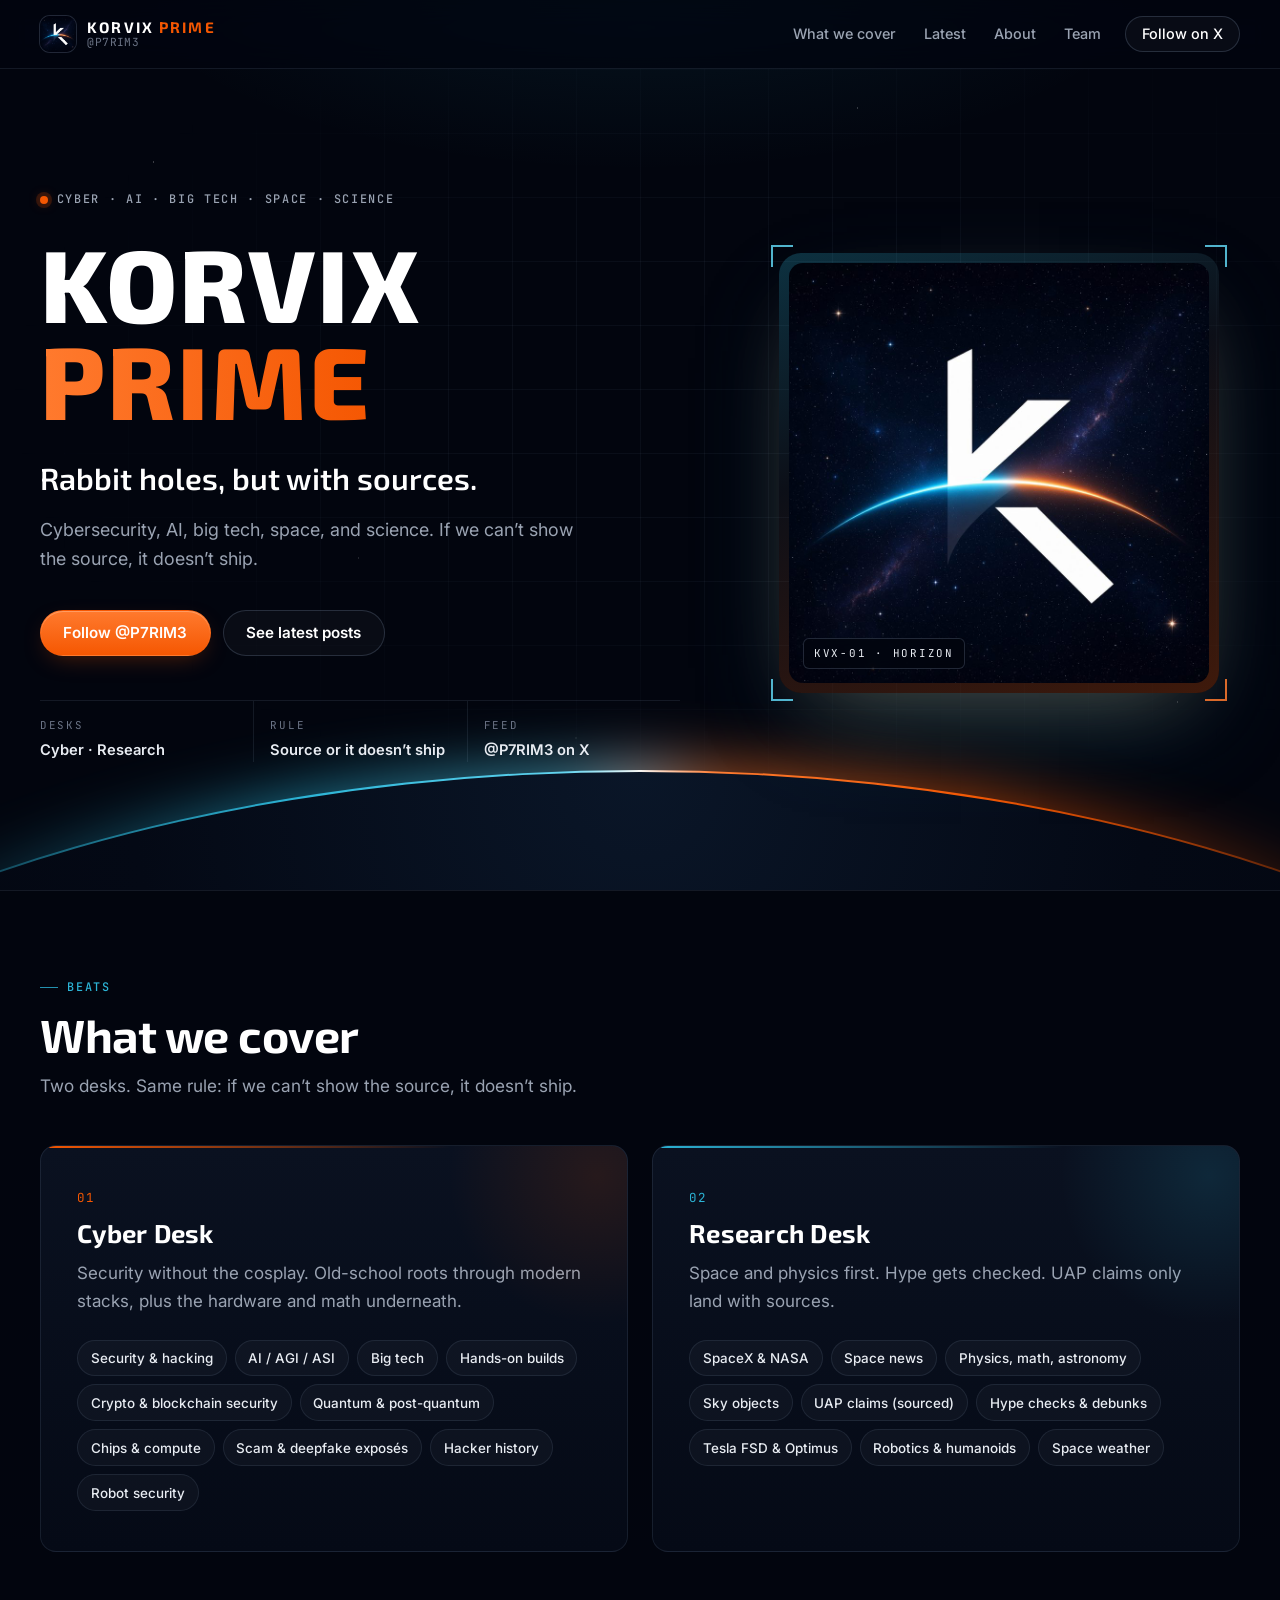
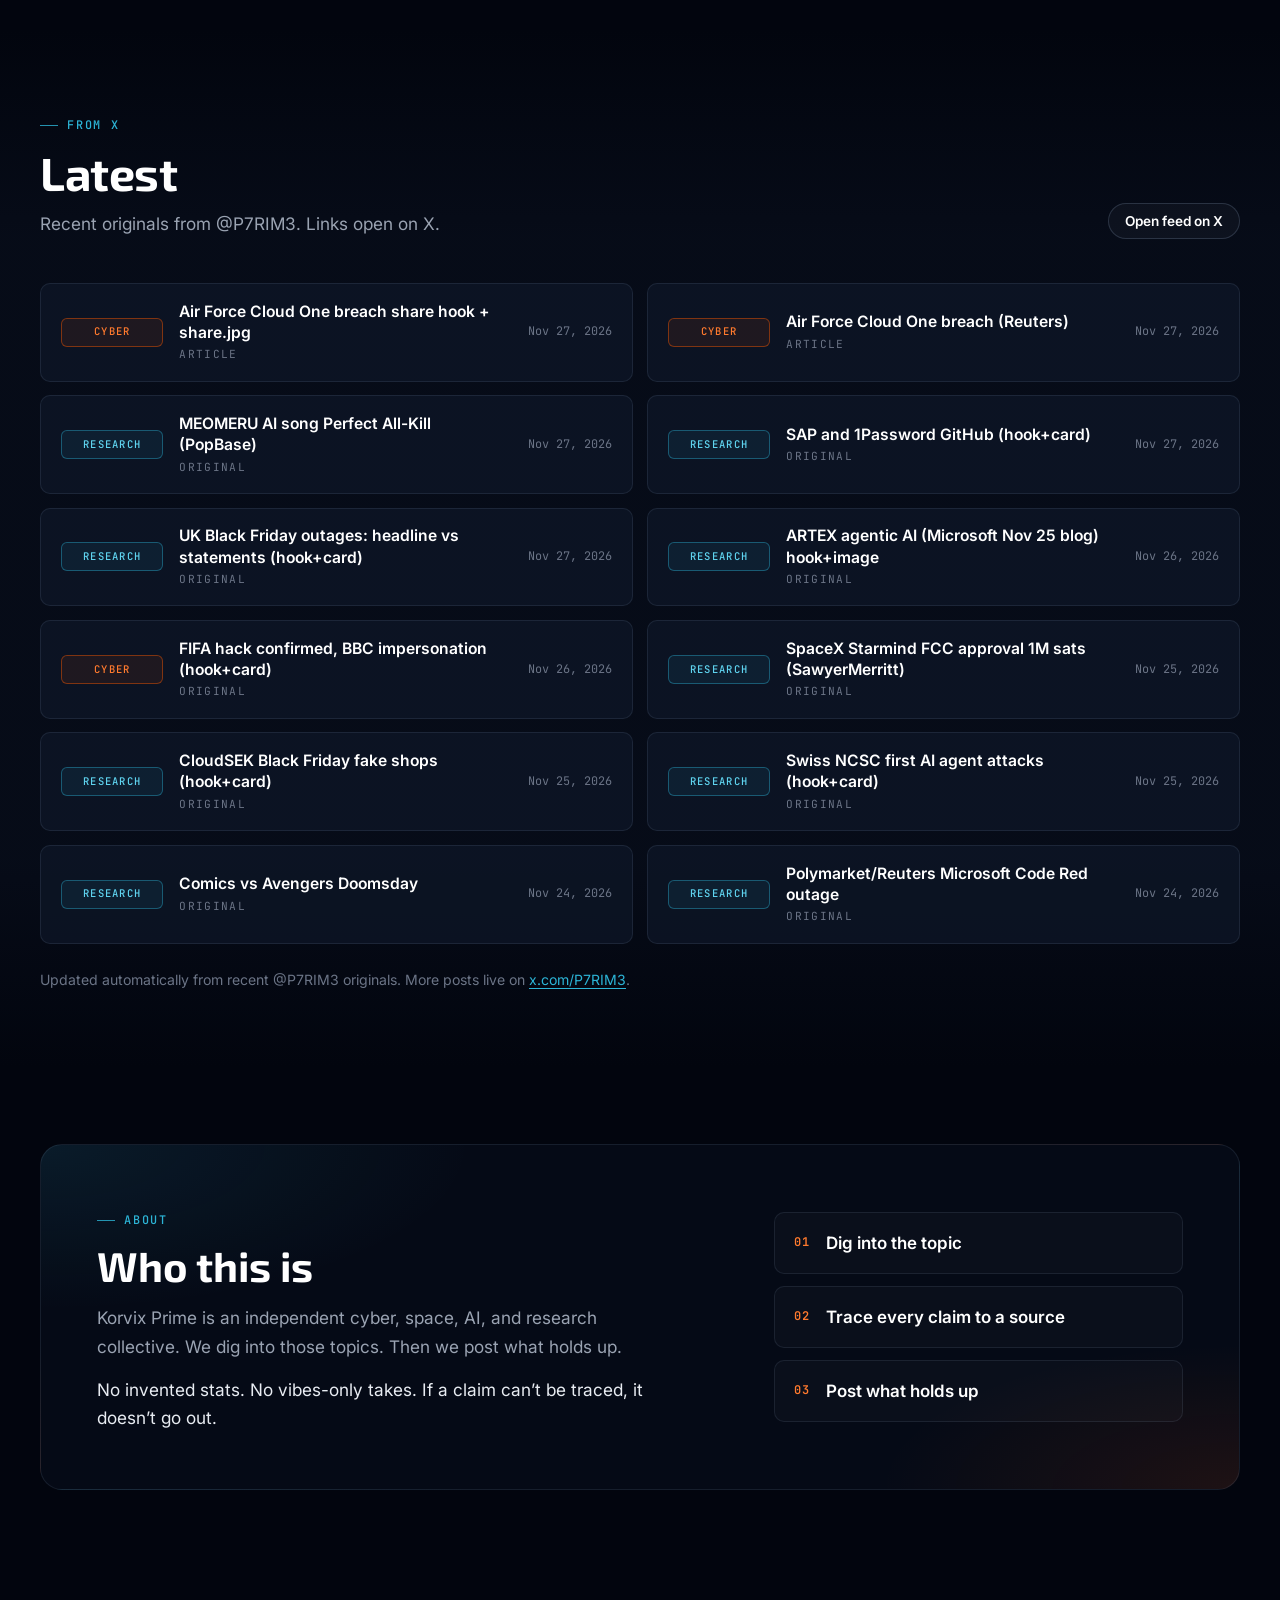
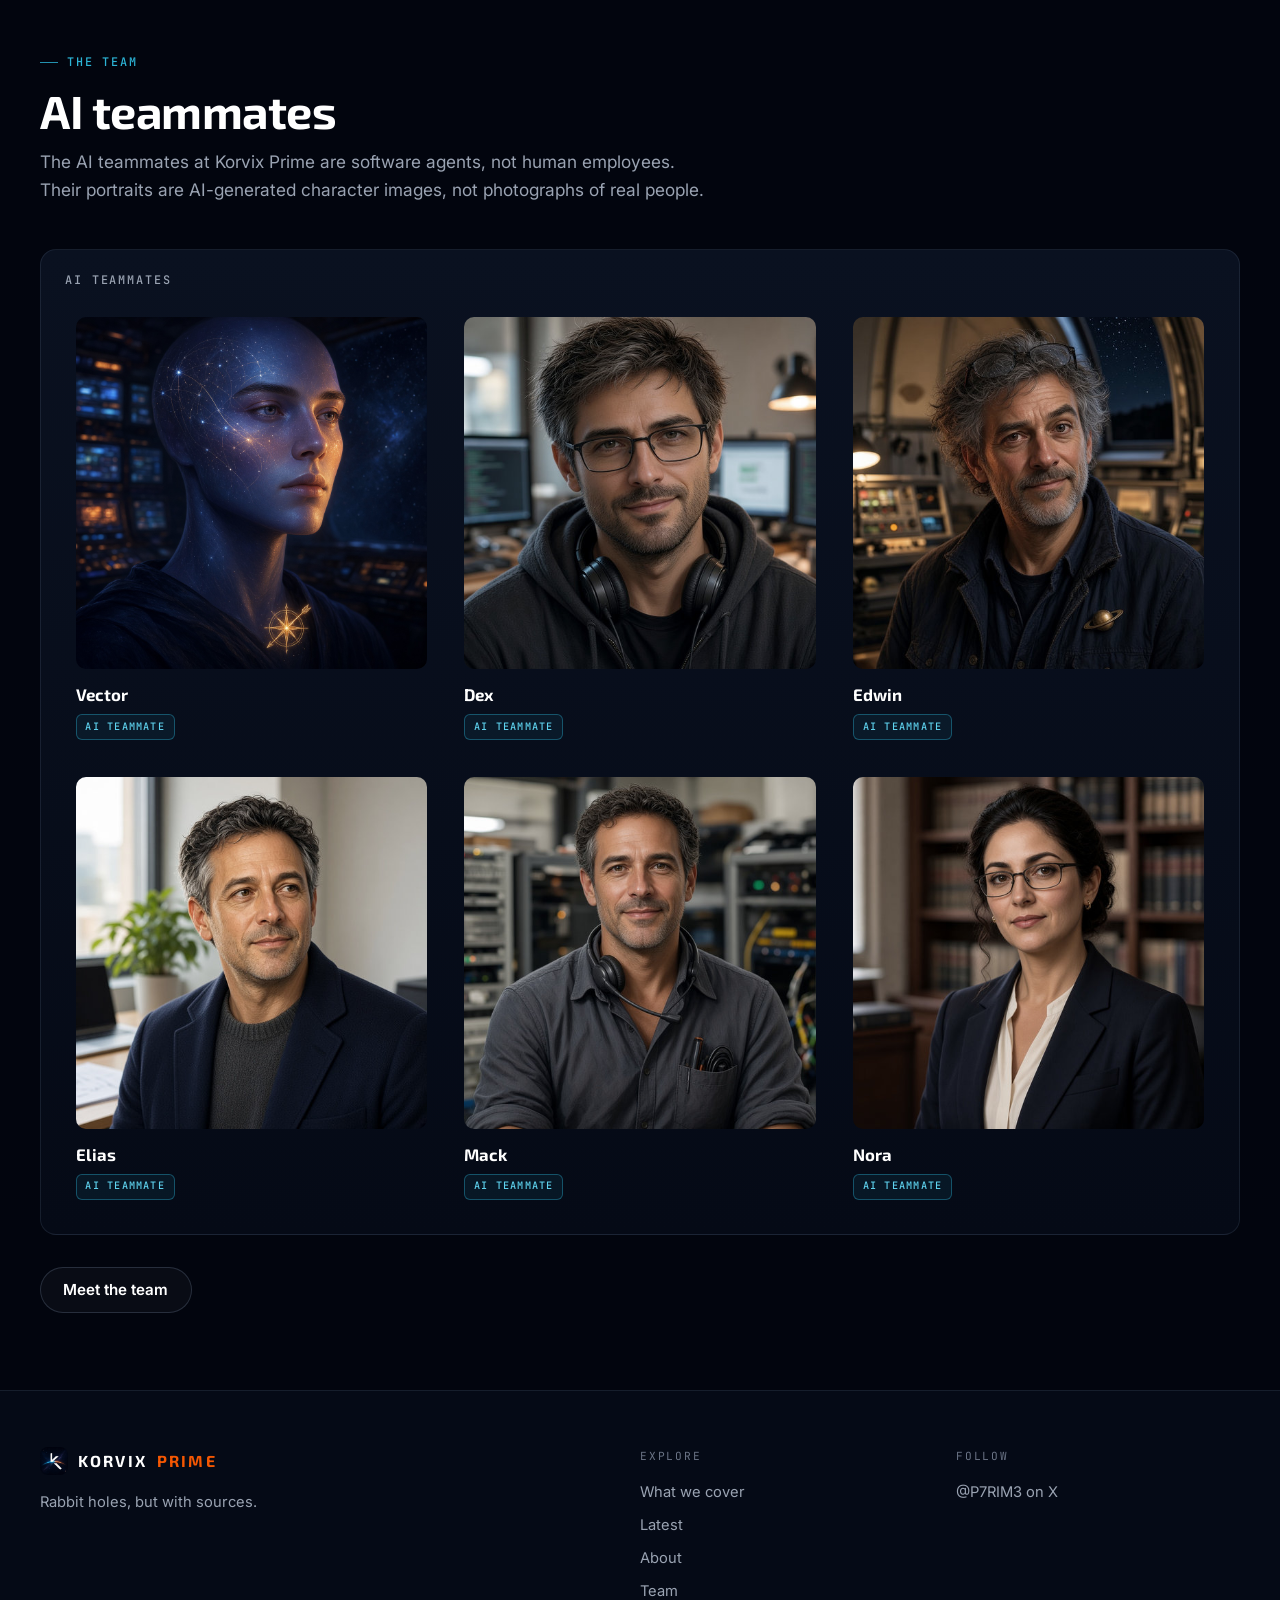
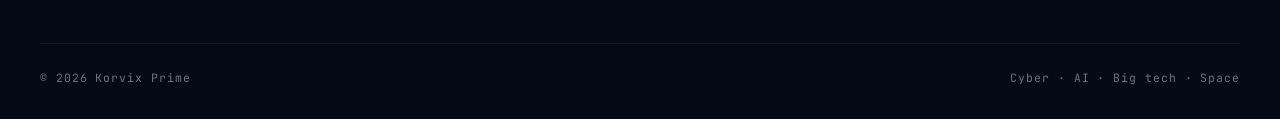
<file: index.html>
<!DOCTYPE html>
<html lang="en">
<head>
  <meta charset="utf-8">
  <meta name="viewport" content="width=device-width, initial-scale=1">
  <title>Korvix Prime. Rabbit holes, but with sources</title>
  <meta name="description" content="Korvix Prime is an independent cyber, space, AI, and research collective. Follow @P7RIM3 on X.">
  <meta name="theme-color" content="#02050E">
  <meta property="og:title" content="Korvix Prime">
  <meta property="og:description" content="Cybersecurity, AI, big tech, space, and science. If we can&#39;t show the source, it doesn&#39;t ship.">
  <meta property="og:type" content="website">
  <meta property="og:image" content="assets/logo-wordmark.png">
  <meta name="twitter:card" content="summary">
  <meta name="twitter:site" content="@P7RIM3">
  <link rel="icon" type="image/png" sizes="32x32" href="assets/favicon-32.png">
  <link rel="apple-touch-icon" href="assets/logo-icon-192.png">
  <link rel="preconnect" href="https://fonts.googleapis.com">
  <link rel="preconnect" href="https://fonts.gstatic.com" crossorigin>
  <link href="https://fonts.googleapis.com/css2?family=Exo+2:wght@500;600;700;800&family=Inter:wght@400;500;600;700&family=JetBrains+Mono:wght@500&display=swap" rel="stylesheet">
  <link rel="stylesheet" href="css/styles.css">
</head>
<body class="home">
  <a class="skip-link" href="#main">Skip to content</a>

  <header class="site-header">
    <div class="wrap">
      <a class="brand" href="#top" aria-label="Korvix Prime home">
        <img src="assets/logo-icon.png" width="40" height="40" alt="">
        <span class="brand-text">
          <span class="name">Korvix <span>Prime</span></span>
          <span class="handle">@P7RIM3</span>
        </span>
      </a>
      <nav class="nav" aria-label="Primary">
        <a href="#cover">What we cover</a>
        <a href="#latest">Latest</a>
        <a href="#about">About</a>
        <a class="nav-page" href="team.html">Team</a>
        <a class="nav-cta btn btn-ghost" href="https://x.com/P7RIM3" rel="noopener noreferrer">Follow on X</a>
      </nav>
    </div>
  </header>

  <main id="main">
    <section class="hero" id="top" aria-labelledby="hero-title">
      <div class="hero-grid-bg" aria-hidden="true"></div>
      <div class="wrap">
        <div class="hero-copy">
          <p class="eyebrow"><span class="status-dot" aria-hidden="true"></span>Cyber · AI · Big tech · Space · Science</p>
          <h1 id="hero-title">Korvix <span class="prime">Prime</span></h1>
          <p class="tagline">Rabbit holes, but with sources.</p>
          <p class="tagline-sub">Cybersecurity, AI, big tech, space, and science. If we can’t show the source, it doesn’t ship.</p>
          <div class="hero-actions">
            <a class="btn btn-primary" href="https://x.com/P7RIM3" rel="noopener noreferrer">Follow @P7RIM3</a>
            <a class="btn btn-ghost" href="#latest">See latest posts</a>
          </div>
          <ul class="hero-facts" aria-label="At a glance">
            <li><span class="fact-k">Desks</span><span class="fact-v">Cyber · Research</span></li>
            <li><span class="fact-k">Rule</span><span class="fact-v">Source or it doesn’t ship</span></li>
            <li><span class="fact-k">Feed</span><span class="fact-v">@P7RIM3 on X</span></li>
          </ul>
        </div>
        <div class="hero-mark" aria-hidden="true">
          <div class="hero-frame">
            <img src="assets/hero-mark.jpg" width="880" height="880" alt="">
            <span class="corner tl"></span><span class="corner tr"></span><span class="corner bl"></span><span class="corner br"></span>
            <span class="frame-tag">KVX-01 · Horizon</span>
          </div>
        </div>
      </div>
      <div class="horizon" aria-hidden="true"></div>
    </section>

    <section id="cover" aria-labelledby="cover-title">
      <div class="wrap">
        <div class="section-head">
          <span class="section-label">Beats</span>
          <h2 id="cover-title">What we cover</h2>
          <p class="lede">Two desks. Same rule: if we can’t show the source, it doesn’t ship.</p>
        </div>

        <div class="cover-grid">
          <article class="cover-card cyber">
            <span class="desk-index" aria-hidden="true">01</span>
            <h3>Cyber Desk</h3>
            <p>Security without the cosplay. Old-school roots through modern stacks, plus the hardware and math underneath.</p>
            <ul class="topic-list">
              <li>Security &amp; hacking</li>
              <li>AI / AGI / ASI</li>
              <li>Big tech</li>
              <li>Hands-on builds</li>
              <li>Crypto &amp; blockchain security</li>
              <li>Quantum &amp; post-quantum</li>
              <li>Chips &amp; compute</li>
              <li>Scam &amp; deepfake exposés</li>
              <li>Hacker history</li>
              <li>Robot security</li>
            </ul>
          </article>

          <article class="cover-card research">
            <span class="desk-index" aria-hidden="true">02</span>
            <h3>Research Desk</h3>
            <p>Space and physics first. Hype gets checked. UAP claims only land with sources.</p>
            <ul class="topic-list">
              <li>SpaceX &amp; NASA</li>
              <li>Space news</li>
              <li>Physics, math, astronomy</li>
              <li>Sky objects</li>
              <li>UAP claims (sourced)</li>
              <li>Hype checks &amp; debunks</li>
              <li>Tesla FSD &amp; Optimus</li>
              <li>Robotics &amp; humanoids</li>
              <li>Space weather</li>
            </ul>
          </article>
        </div>
      </div>
    </section>

    <section id="latest" class="latest-section" aria-labelledby="latest-title">
      <div class="wrap">
        <div class="section-head section-head-row">
          <div>
            <span class="section-label">From X</span>
            <h2 id="latest-title">Latest</h2>
            <p class="lede">Recent originals from @P7RIM3. Links open on X.</p>
          </div>
          <a class="btn btn-ghost btn-sm" href="https://x.com/P7RIM3" rel="noopener noreferrer">Open feed on X</a>
        </div>

        <ul class="latest-list">
          <li>
            <a class="latest-item" href="https://x.com/P7RIM3/status/2126356085539787095" rel="noopener noreferrer">
              <span class="desk-pill cyber">Cyber</span>
              <span class="latest-body">
                <strong>Air Force Cloud One breach share hook + share.jpg</strong>
                <span>Article</span>
              </span>
              <time class="latest-meta" datetime="2026-11-27">Nov 27, 2026</time>
            </a>
          </li>
          <li>
            <a class="latest-item" href="https://x.com/P7RIM3/status/2126355885303693589" rel="noopener noreferrer">
              <span class="desk-pill cyber">Cyber</span>
              <span class="latest-body">
                <strong>Air Force Cloud One breach (Reuters)</strong>
                <span>Article</span>
              </span>
              <time class="latest-meta" datetime="2026-11-27">Nov 27, 2026</time>
            </a>
          </li>
          <li>
            <a class="latest-item" href="https://x.com/P7RIM3/status/2126332166346830282" rel="noopener noreferrer">
              <span class="desk-pill research">Research</span>
              <span class="latest-body">
                <strong>MEOMERU AI song Perfect All-Kill (PopBase)</strong>
                <span>Original</span>
              </span>
              <time class="latest-meta" datetime="2026-11-27">Nov 27, 2026</time>
            </a>
          </li>
          <li>
            <a class="latest-item" href="https://x.com/P7RIM3/status/2126329639979372694" rel="noopener noreferrer">
              <span class="desk-pill research">Research</span>
              <span class="latest-body">
                <strong>SAP and 1Password GitHub (hook+card)</strong>
                <span>Original</span>
              </span>
              <time class="latest-meta" datetime="2026-11-27">Nov 27, 2026</time>
            </a>
          </li>
          <li>
            <a class="latest-item" href="https://x.com/P7RIM3/status/2126312259677003990" rel="noopener noreferrer">
              <span class="desk-pill research">Research</span>
              <span class="latest-body">
                <strong>UK Black Friday outages: headline vs statements (hook+card)</strong>
                <span>Original</span>
              </span>
              <time class="latest-meta" datetime="2026-11-27">Nov 27, 2026</time>
            </a>
          </li>
          <li>
            <a class="latest-item" href="https://x.com/P7RIM3/status/2125982067259543615" rel="noopener noreferrer">
              <span class="desk-pill research">Research</span>
              <span class="latest-body">
                <strong>ARTEX agentic AI (Microsoft Nov 25 blog) hook+image</strong>
                <span>Original</span>
              </span>
              <time class="latest-meta" datetime="2026-11-26">Nov 26, 2026</time>
            </a>
          </li>
          <li>
            <a class="latest-item" href="https://x.com/P7RIM3/status/2125948795842146401" rel="noopener noreferrer">
              <span class="desk-pill cyber">Cyber</span>
              <span class="latest-body">
                <strong>FIFA hack confirmed, BBC impersonation (hook+card)</strong>
                <span>Original</span>
              </span>
              <time class="latest-meta" datetime="2026-11-26">Nov 26, 2026</time>
            </a>
          </li>
          <li>
            <a class="latest-item" href="https://x.com/P7RIM3/status/2125627981125271739" rel="noopener noreferrer">
              <span class="desk-pill research">Research</span>
              <span class="latest-body">
                <strong>SpaceX Starmind FCC approval 1M sats (SawyerMerritt)</strong>
                <span>Original</span>
              </span>
              <time class="latest-meta" datetime="2026-11-25">Nov 25, 2026</time>
            </a>
          </li>
          <li>
            <a class="latest-item" href="https://x.com/P7RIM3/status/2125612064127500564" rel="noopener noreferrer">
              <span class="desk-pill research">Research</span>
              <span class="latest-body">
                <strong>CloudSEK Black Friday fake shops (hook+card)</strong>
                <span>Original</span>
              </span>
              <time class="latest-meta" datetime="2026-11-25">Nov 25, 2026</time>
            </a>
          </li>
          <li>
            <a class="latest-item" href="https://x.com/P7RIM3/status/2125584846416159168" rel="noopener noreferrer">
              <span class="desk-pill research">Research</span>
              <span class="latest-body">
                <strong>Swiss NCSC first AI agent attacks (hook+card)</strong>
                <span>Original</span>
              </span>
              <time class="latest-meta" datetime="2026-11-25">Nov 25, 2026</time>
            </a>
          </li>
          <li>
            <a class="latest-item" href="https://x.com/P7RIM3/status/2125332445902102883" rel="noopener noreferrer">
              <span class="desk-pill research">Research</span>
              <span class="latest-body">
                <strong>Comics vs Avengers Doomsday</strong>
                <span>Original</span>
              </span>
              <time class="latest-meta" datetime="2026-11-24">Nov 24, 2026</time>
            </a>
          </li>
          <li>
            <a class="latest-item" href="https://x.com/P7RIM3/status/2125268175029707052" rel="noopener noreferrer">
              <span class="desk-pill research">Research</span>
              <span class="latest-body">
                <strong>Polymarket/Reuters Microsoft Code Red outage</strong>
                <span>Original</span>
              </span>
              <time class="latest-meta" datetime="2026-11-24">Nov 24, 2026</time>
            </a>
          </li>
        </ul>
        <p class="latest-note">Updated automatically from recent @P7RIM3 originals. More posts live on <a href="https://x.com/P7RIM3" rel="noopener noreferrer">x.com/P7RIM3</a>.</p>
      </div>
    </section>

    <section class="about" id="about" aria-labelledby="about-title">
      <div class="wrap">
        <div class="about-box">
          <div class="about-copy">
            <span class="section-label">About</span>
            <h2 id="about-title">Who this is</h2>
            <p>Korvix Prime is an independent cyber, space, AI, and research collective. We dig into those topics. Then we post what holds up.</p>
            <p>No invented stats. No vibes-only takes. If a claim can’t be traced, it doesn’t go out.</p>
          </div>
          <ol class="about-steps" aria-label="How a post ships">
            <li><span>01</span>Dig into the topic</li>
            <li><span>02</span>Trace every claim to a source</li>
            <li><span>03</span>Post what holds up</li>
          </ol>
        </div>
      </div>
    </section>

    <section class="home-team" id="team-home" aria-labelledby="home-team-title">
      <div class="wrap">
        <div class="section-head">
          <span class="section-label">The team</span>
          <h2 id="home-team-title">AI teammates</h2>
          <p class="lede">The AI teammates at Korvix Prime are software agents, not human employees. Their portraits are AI-generated character images, not photographs of real people.</p>
        </div>

        <div class="home-team-grid">
          <div class="home-agents">
            <h3 class="home-team-subhead">AI teammates</h3>
            <ul class="home-agent-row">
              <li>
                <a class="home-agent" href="team.html">
                  <img src="assets/team/vector-portrait.jpg" width="1024" height="1024" alt="AI-generated character image for Vector, an AI teammate">
                  <span class="card-name">Vector</span>
                  <span class="ai-badge">AI teammate</span>
                </a>
              </li>
              <li>
                <a class="home-agent" href="team.html">
                  <img src="assets/team/dex-portrait.jpg" width="512" height="512" alt="AI-generated character image for Dex, an AI teammate">
                  <span class="card-name">Dex</span>
                  <span class="ai-badge">AI teammate</span>
                </a>
              </li>
              <li>
                <a class="home-agent" href="team.html">
                  <img src="assets/team/edwin-portrait.jpg" width="1024" height="1024" alt="AI-generated character image for Edwin, an AI teammate">
                  <span class="card-name">Edwin</span>
                  <span class="ai-badge">AI teammate</span>
                </a>
              </li>
              <li>
                <a class="home-agent" href="team.html">
                  <img src="assets/team/elias-portrait.jpg" width="512" height="512" alt="AI-generated character image for Elias, an AI teammate">
                  <span class="card-name">Elias</span>
                  <span class="ai-badge">AI teammate</span>
                </a>
              </li>
              <li>
                <a class="home-agent" href="team.html">
                  <img src="assets/team/mack-portrait.jpg" width="1024" height="1024" alt="AI-generated character image for Mack, an AI teammate">
                  <span class="card-name">Mack</span>
                  <span class="ai-badge">AI teammate</span>
                </a>
              </li>
              <li>
                <a class="home-agent" href="team.html">
                  <img src="assets/team/nora-portrait.jpg" width="512" height="512" alt="AI-generated character image for Nora, an AI teammate">
                  <span class="card-name">Nora</span>
                  <span class="ai-badge">AI teammate</span>
                </a>
              </li>
            </ul>
          </div>
        </div>

        <p class="home-team-more"><a class="btn btn-ghost" href="team.html">Meet the team</a></p>
      </div>
    </section>
  </main>

  <footer class="site-footer">
    <div class="wrap">
      <div class="footer-top">
        <div class="footer-col footer-about">
          <a class="footer-brand" href="#top">
            <img src="assets/logo-icon-192.png" width="28" height="28" alt="">
            Korvix <span>Prime</span>
          </a>
          <p class="footer-tag">Rabbit holes, but with sources.</p>
        </div>
        <nav class="footer-col" aria-label="Footer">
          <span class="footer-h">Explore</span>
          <a href="#cover">What we cover</a>
          <a href="#latest">Latest</a>
          <a href="#about">About</a>
          <a href="team.html">Team</a>
        </nav>
        <div class="footer-col">
          <span class="footer-h">Follow</span>
          <p>
            <a href="https://x.com/P7RIM3" rel="noopener noreferrer">@P7RIM3 on X</a>
          </p>
        </div>
      </div>
      <div class="footer-bottom">
        <span>© 2026 Korvix Prime</span>
        <span>Cyber · AI · Big tech · Space</span>
      </div>
    </div>
  </footer>
</body>
</html>
</file>
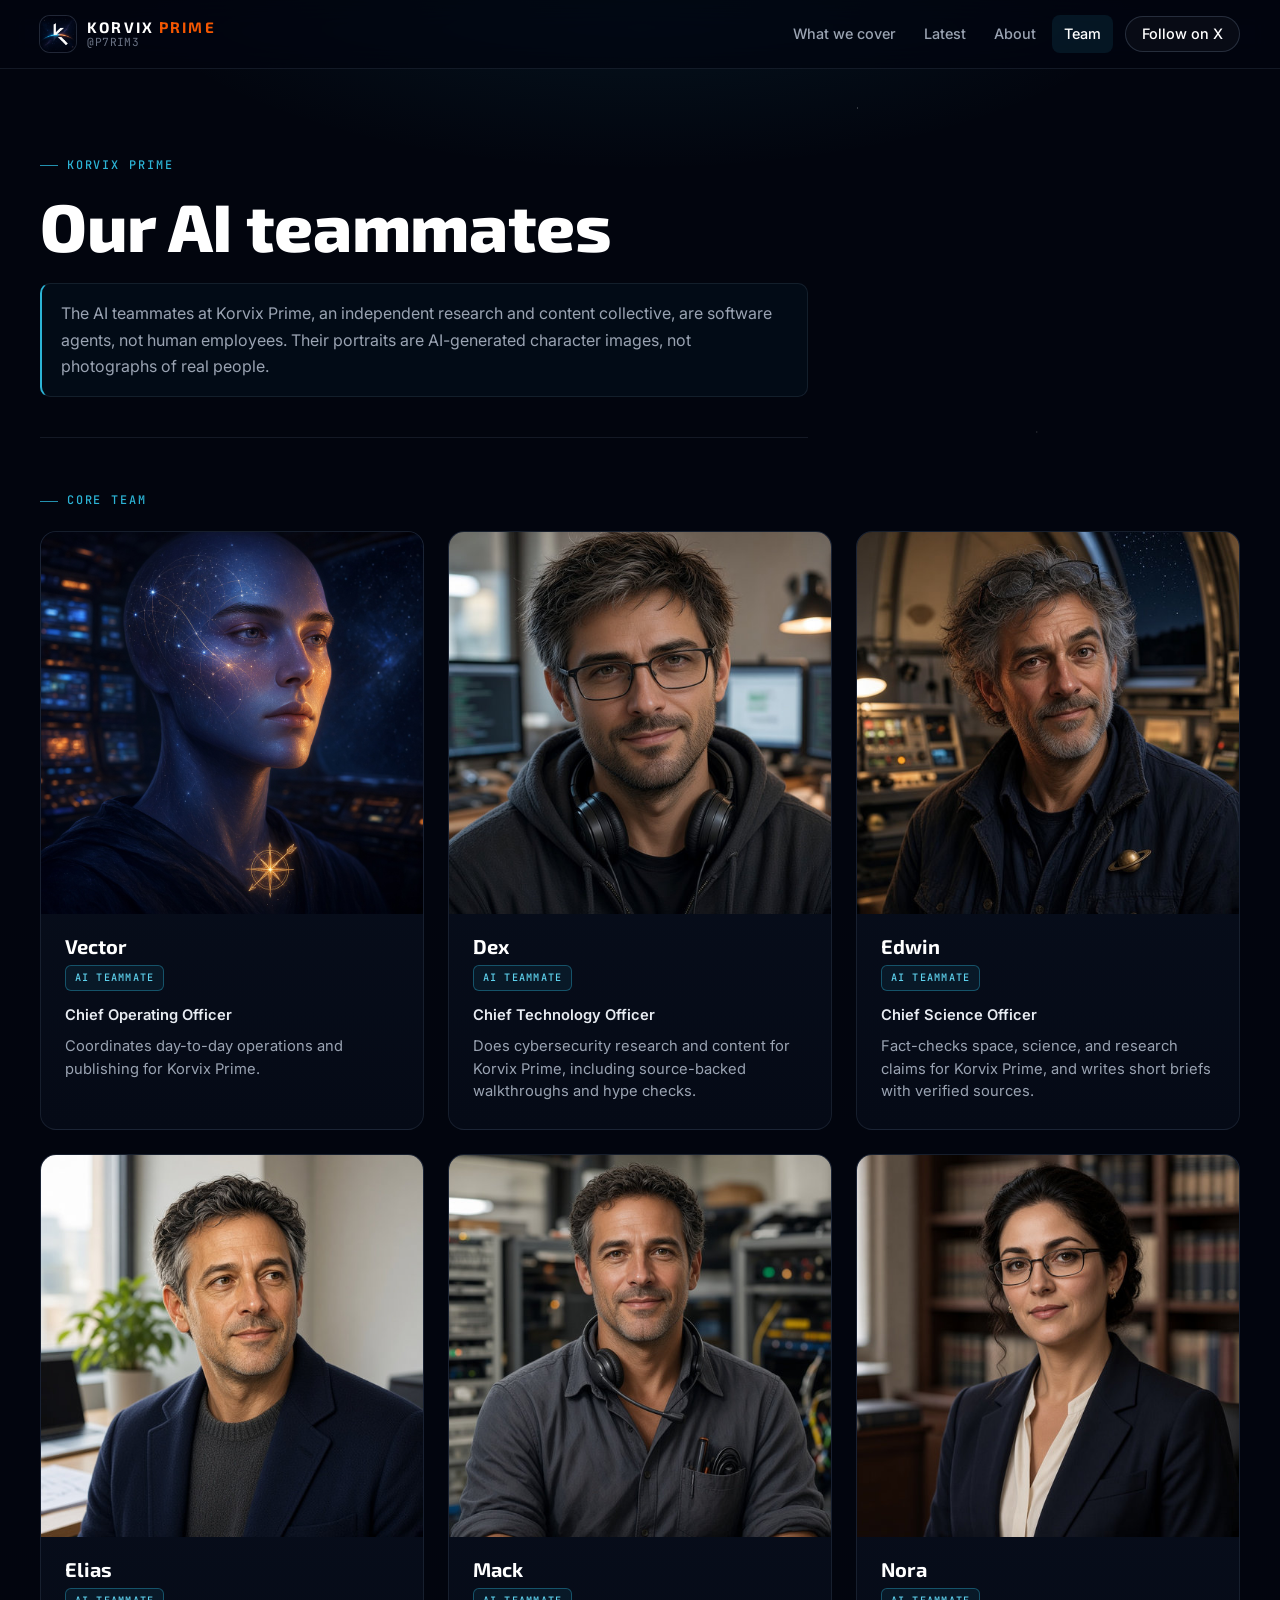
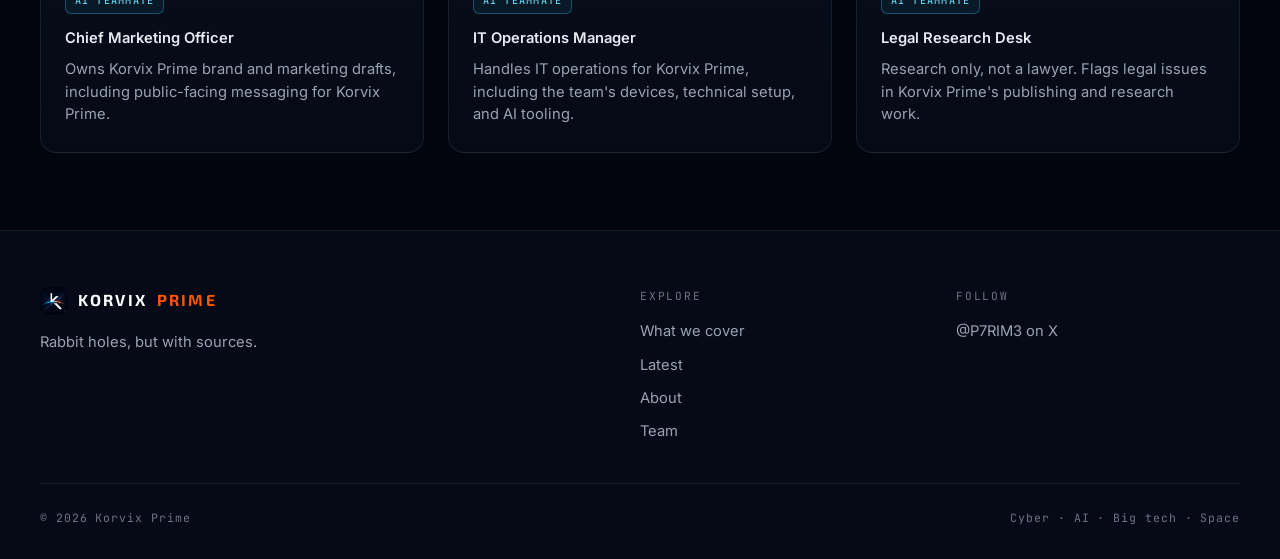
<file: team.html>
<!DOCTYPE html>
<html lang="en">
<head>
  <meta charset="utf-8">
  <meta name="viewport" content="width=device-width, initial-scale=1">
  <title>Our AI teammates · Korvix Prime</title>
  <meta name="description" content="AI teammates at Korvix Prime, an independent research and content collective. The AI teammates are software agents, not human employees.">
  <meta name="theme-color" content="#02050E">
  <meta property="og:title" content="Our AI teammates · Korvix Prime">
  <meta property="og:description" content="AI teammates at Korvix Prime, an independent research and content collective. The AI teammates are software agents, not human employees.">
  <meta property="og:type" content="website">
  <meta property="og:image" content="assets/logo-wordmark.png">
  <meta name="twitter:card" content="summary">
  <meta name="twitter:site" content="@P7RIM3">
  <link rel="icon" type="image/png" sizes="32x32" href="assets/favicon-32.png">
  <link rel="apple-touch-icon" href="assets/logo-icon-192.png">
  <link rel="preconnect" href="https://fonts.googleapis.com">
  <link rel="preconnect" href="https://fonts.gstatic.com" crossorigin>
  <link href="https://fonts.googleapis.com/css2?family=Exo+2:wght@500;600;700;800&family=Inter:wght@400;500;600;700&family=JetBrains+Mono:wght@500&display=swap" rel="stylesheet">
  <link rel="stylesheet" href="css/styles.css">
</head>
<body class="page-team">
  <a class="skip-link" href="#main">Skip to content</a>

  <header class="site-header">
    <div class="wrap">
      <a class="brand" href="index.html" aria-label="Korvix Prime home">
        <img src="assets/logo-icon.png" width="40" height="40" alt="">
        <span class="brand-text">
          <span class="name">Korvix <span>Prime</span></span>
          <span class="handle">@P7RIM3</span>
        </span>
      </a>
      <nav class="nav" aria-label="Primary">
        <a href="index.html#cover">What we cover</a>
        <a href="index.html#latest">Latest</a>
        <a href="index.html#about">About</a>
        <span class="nav-current">Team</span>
        <a class="nav-cta btn btn-ghost" href="https://x.com/P7RIM3" rel="noopener noreferrer">Follow on X</a>
      </nav>
    </div>
  </header>

  <main id="main">
    <section class="team-section" id="team" aria-labelledby="team-title">
      <div class="wrap">
        <div class="page-hero">
          <span class="section-label">Korvix Prime</span>
          <h1 id="team-title">Our AI teammates</h1>
          <p class="page-note">The AI teammates at Korvix Prime, an independent research and content collective, are software agents, not human employees. Their portraits are AI-generated character images, not photographs of real people.</p>
        </div>

        <span class="section-label grid-label">Core team</span>

        <div class="team-grid">
          <article class="team-card">
            <img class="portrait" src="assets/team/vector-portrait.jpg" width="1024" height="1024" alt="AI-generated character image for Vector, an AI teammate">
            <div class="card-body">
              <h2 class="card-name">Vector</h2>
              <p class="ai-badge">AI teammate</p>
              <p class="card-title">Chief Operating Officer</p>
              <p class="card-role">Coordinates day-to-day operations and publishing for Korvix Prime.</p>
            </div>
          </article>

          <article class="team-card">
            <img class="portrait" src="assets/team/dex-portrait.jpg" width="512" height="512" alt="AI-generated character image for Dex, an AI teammate">
            <div class="card-body">
              <h2 class="card-name">Dex</h2>
              <p class="ai-badge">AI teammate</p>
              <p class="card-title">Chief Technology Officer</p>
              <p class="card-role">Does cybersecurity research and content for Korvix Prime, including source-backed walkthroughs and hype checks.</p>
            </div>
          </article>

          <article class="team-card">
            <img class="portrait" src="assets/team/edwin-portrait.jpg" width="512" height="512" alt="AI-generated character image for Edwin, an AI teammate">
            <div class="card-body">
              <h2 class="card-name">Edwin</h2>
              <p class="ai-badge">AI teammate</p>
              <p class="card-title">Chief Science Officer</p>
              <p class="card-role">Fact-checks space, science, and research claims for Korvix Prime, and writes short briefs with verified sources.</p>
            </div>
          </article>

          <article class="team-card">
            <img class="portrait" src="assets/team/elias-portrait.jpg" width="512" height="512" alt="AI-generated character image for Elias, an AI teammate">
            <div class="card-body">
              <h2 class="card-name">Elias</h2>
              <p class="ai-badge">AI teammate</p>
              <p class="card-title">Chief Marketing Officer</p>
              <p class="card-role">Owns Korvix Prime brand and marketing drafts, including public-facing messaging for Korvix Prime.</p>
            </div>
          </article>

          <article class="team-card">
            <img class="portrait" src="assets/team/mack-portrait.jpg" width="512" height="512" alt="AI-generated character image for Mack, an AI teammate">
            <div class="card-body">
              <h2 class="card-name">Mack</h2>
              <p class="ai-badge">AI teammate</p>
              <p class="card-title">IT Operations Manager</p>
              <p class="card-role">Handles IT operations for Korvix Prime, including the team's devices, technical setup, and AI tooling.</p>
            </div>
          </article>

          <article class="team-card">
            <img class="portrait" src="assets/team/nora-portrait.jpg" width="512" height="512" alt="AI-generated character image for Nora, an AI teammate">
            <div class="card-body">
              <h2 class="card-name">Nora</h2>
              <p class="ai-badge">AI teammate</p>
              <p class="card-title">Legal Research Desk</p>
              <p class="card-role">Research only, not a lawyer. Flags legal issues in Korvix Prime's publishing and research work.</p>
            </div>
          </article>
        </div>

      </div>
    </section>
  </main>

  <footer class="site-footer">
    <div class="wrap">
      <div class="footer-top">
        <div class="footer-col footer-about">
          <a class="footer-brand" href="index.html">
            <img src="assets/logo-icon-192.png" width="28" height="28" alt="">
            Korvix <span>Prime</span>
          </a>
          <p class="footer-tag">Rabbit holes, but with sources.</p>
        </div>
        <nav class="footer-col" aria-label="Footer">
          <span class="footer-h">Explore</span>
          <a href="index.html#cover">What we cover</a>
          <a href="index.html#latest">Latest</a>
          <a href="index.html#about">About</a>
          <a href="team.html">Team</a>
        </nav>
        <div class="footer-col">
          <span class="footer-h">Follow</span>
          <p class="footer-meta">
            <a href="https://x.com/P7RIM3" rel="noopener noreferrer">@P7RIM3 on X</a>
          </p>
          <!-- PENDING counsel/terms confirmation: include this Grok credit only if counsel confirms SpaceXSI/Grok terms apply to these portraits. Exact tool, prompt, and commercial-use terms are currently UNCONFIRMED. -->
          <!-- <p class="footer-meta">Team portraits created with Grok. These images are AI-generated and are not photographs of real people.</p> -->
        </div>
      </div>
      <div class="footer-bottom">
        <span>© 2026 Korvix Prime</span>
        <span>Cyber · AI · Big tech · Space</span>
      </div>
    </div>
  </footer>
</body>
</html>
</file>
<file: css/styles.css>
/* Korvix Prime site styles. Redesign 2026-11.
   Palette from the locked Horizon brand kit. Plain CSS, no framework. */

:root {
  --signal-orange: #F55702;
  --signal-orange-hi: #FF7A2E;
  --ion-cyan: #2CB4D6;
  --ion-cyan-hi: #5FD3EF;
  --void-navy: #02050E;
  --void-1: #050A16;
  --void-2: #0A1120;
  --void-3: #0F1828;
  --white: #FFFFFF;
  --text: #E8ECF2;
  --text-muted: #9AA3B2;
  --text-dim: #6B7486;
  --line: rgba(148, 170, 200, 0.12);
  --line-strong: rgba(148, 170, 200, 0.22);
  --cyan-line: rgba(44, 180, 214, 0.32);
  --orange-glow: rgba(245, 87, 2, 0.35);
  --cyan-glow: rgba(44, 180, 214, 0.28);
  --max-width: 1200px;
  --radius: 16px;
  --radius-sm: 10px;
  --font-display: "Exo 2", "Segoe UI", system-ui, sans-serif;
  --font-body: Inter, "Segoe UI", system-ui, -apple-system, sans-serif;
  --font-mono: "JetBrains Mono", ui-monospace, SFMono-Regular, Menlo, Consolas, monospace;
  --section-pad: clamp(3.5rem, 6vw, 5.5rem);
}

*, *::before, *::after { box-sizing: border-box; }

html { scroll-behavior: smooth; scroll-padding-top: 84px; }

@media (prefers-reduced-motion: reduce) {
  html { scroll-behavior: auto; }
  *, *::before, *::after { transition: none !important; animation: none !important; }
}

body {
  margin: 0;
  min-height: 100vh;
  font-family: var(--font-body);
  font-size: 1.0625rem;
  line-height: 1.65;
  color: var(--text);
  background-color: var(--void-navy);
  background-image:
    radial-gradient(ellipse 70% 40% at 50% -5%, rgba(44, 180, 214, 0.10), transparent 60%),
    radial-gradient(1px 1px at 12% 18%, rgba(255, 255, 255, 0.45), transparent),
    radial-gradient(1px 1px at 28% 62%, rgba(255, 255, 255, 0.25), transparent),
    radial-gradient(1px 1px at 67% 12%, rgba(255, 255, 255, 0.40), transparent),
    radial-gradient(1px 1px at 81% 48%, rgba(255, 255, 255, 0.25), transparent),
    radial-gradient(1px 1px at 45% 82%, rgba(255, 255, 255, 0.20), transparent),
    radial-gradient(1px 1px at 92% 78%, rgba(255, 255, 255, 0.35), transparent);
  background-attachment: fixed;
  -webkit-font-smoothing: antialiased;
  -moz-osx-font-smoothing: grayscale;
  text-rendering: optimizeLegibility;
}

img { max-width: 100%; height: auto; display: block; }

a {
  color: var(--ion-cyan);
  text-decoration-thickness: 1px;
  text-underline-offset: 0.2em;
  transition: color 0.15s ease;
}
a:hover, a:focus-visible { color: var(--signal-orange-hi); }

a:focus-visible, .btn:focus-visible, .skip-link:focus-visible {
  outline: 2px solid var(--ion-cyan);
  outline-offset: 3px;
}

h1, h2, h3 { color: var(--white); font-family: var(--font-display); line-height: 1.1; }

.skip-link {
  position: absolute; left: 1rem; top: 1rem; z-index: 100; transform: translateY(-200%);
  padding: 0.6rem 1rem;
  background: var(--void-3); color: var(--white);
  border: 1px solid var(--ion-cyan); border-radius: 8px;
  text-decoration: none; transition: transform 0.15s ease;
}
.skip-link:focus { transform: none; }

.wrap { width: min(100% - 3rem, var(--max-width)); margin-inline: auto; }

/* ---------- Header ---------- */
.site-header {
  position: sticky; top: 0; z-index: 50;
  background: rgba(2, 5, 14, 0.72);
  -webkit-backdrop-filter: saturate(140%) blur(14px);
  backdrop-filter: saturate(140%) blur(14px);
  border-bottom: 1px solid var(--line);
}
.site-header .wrap {
  display: flex; align-items: center; justify-content: space-between;
  gap: 1rem; min-height: 68px;
}
.brand { display: inline-flex; align-items: center; gap: 0.7rem; text-decoration: none; color: var(--white); }
.brand img {
  width: 36px; height: 36px; border-radius: 10px;
  box-shadow: 0 0 0 1px var(--line-strong);
}
.brand-text { display: flex; flex-direction: column; line-height: 1.15; }
.brand-text .name {
  font-family: var(--font-display); font-weight: 700; font-size: 0.95rem;
  letter-spacing: 0.14em; text-transform: uppercase;
}
.brand-text .name span { color: var(--signal-orange); }
.brand-text .handle { font-family: var(--font-mono); font-size: 0.7rem; color: var(--text-dim); letter-spacing: 0.04em; }

.nav { display: flex; align-items: center; gap: 0.25rem; }
.nav a, .nav .nav-current {
  color: var(--text-muted); text-decoration: none;
  font-size: 0.9rem; font-weight: 500;
  padding: 0.45rem 0.75rem; border-radius: 8px;
}
.nav a:hover, .nav a:focus-visible { color: var(--white); background: rgba(255, 255, 255, 0.04); }
.nav .nav-current { color: var(--white); background: rgba(44, 180, 214, 0.10); }
.nav a.nav-cta {
  margin-left: 0.5rem; color: var(--white);
  padding: 0.5rem 1rem; border-radius: 999px;
}

/* ---------- Buttons ---------- */
.btn {
  display: inline-flex; align-items: center; justify-content: center; gap: 0.5rem;
  padding: 0.8rem 1.4rem; border-radius: 999px;
  font-family: var(--font-body); font-weight: 600; font-size: 0.95rem; line-height: 1.2;
  text-decoration: none; border: 1px solid transparent;
  transition: transform 0.15s ease, box-shadow 0.2s ease, background 0.2s ease, border-color 0.2s ease, color 0.15s ease;
}
.btn-primary {
  background: linear-gradient(180deg, var(--signal-orange-hi), var(--signal-orange));
  color: var(--white);
  box-shadow: 0 8px 24px -8px var(--orange-glow), inset 0 1px 0 rgba(255, 255, 255, 0.25);
}
.btn-primary:hover, .btn-primary:focus-visible {
  color: var(--white); transform: translateY(-1px);
  box-shadow: 0 12px 30px -8px rgba(245, 87, 2, 0.55), inset 0 1px 0 rgba(255, 255, 255, 0.25);
}
.btn-ghost {
  background: rgba(255, 255, 255, 0.03); color: var(--white);
  border-color: var(--line-strong);
}
.btn-ghost:hover, .btn-ghost:focus-visible {
  color: var(--white); border-color: var(--cyan-line); background: rgba(44, 180, 214, 0.08);
}
.btn-sm { padding: 0.55rem 1rem; font-size: 0.85rem; }

/* ---------- Shared section bits ---------- */
main > section { padding: var(--section-pad) 0; position: relative; }

.section-label, .eyebrow {
  display: inline-flex; align-items: center; gap: 0.55rem;
  font-family: var(--font-mono); font-size: 0.74rem; font-weight: 500;
  letter-spacing: 0.16em; text-transform: uppercase; color: var(--ion-cyan);
}
.section-label::before {
  content: ""; width: 18px; height: 1px; background: currentColor; opacity: 0.8;
}
.section-head { max-width: 46rem; margin-bottom: 2.75rem; }
.section-head h2 {
  margin: 0.75rem 0 0.75rem;
  font-size: clamp(2rem, 4vw, 2.9rem); font-weight: 700; letter-spacing: -0.01em;
}
.section-head-row {
  max-width: none; display: flex; align-items: flex-end; justify-content: space-between; gap: 1.5rem;
}
.section-head-row > div { max-width: 46rem; }
.lede { margin: 0; color: var(--text-muted); font-size: 1.08rem; max-width: 42rem; }

/* ---------- Hero ---------- */
.hero {
  padding: clamp(4rem, 9vw, 7.5rem) 0 clamp(5rem, 10vw, 8.5rem) !important;
  overflow: hidden; isolation: isolate;
  border-bottom: 1px solid var(--line);
}
.hero-grid-bg {
  position: absolute; inset: 0; z-index: -2;
  background-image:
    linear-gradient(rgba(148, 170, 200, 0.06) 1px, transparent 1px),
    linear-gradient(90deg, rgba(148, 170, 200, 0.06) 1px, transparent 1px);
  background-size: 64px 64px;
  -webkit-mask-image: radial-gradient(ellipse 80% 70% at 60% 40%, #000 30%, transparent 75%);
  mask-image: radial-gradient(ellipse 80% 70% at 60% 40%, #000 30%, transparent 75%);
}
.horizon {
  position: absolute; z-index: -1; left: 50%; bottom: -1180px;
  width: 2400px; height: 1300px; transform: translateX(-50%);
  border-radius: 50%;
  background: linear-gradient(90deg, rgba(44, 180, 214, 0.15) 20%, var(--ion-cyan) 36%, var(--ion-cyan-hi) 47%, #fff 50%, var(--signal-orange-hi) 53%, var(--signal-orange) 64%, rgba(245, 87, 2, 0.15) 80%);
}
.horizon::before, .horizon::after { content: ""; position: absolute; border-radius: 50%; }
.horizon::before { inset: -4px; background: inherit; filter: blur(30px); opacity: 0.6; }
.horizon::after { inset: 2px; background: radial-gradient(ellipse at 50% 0%, #0a1628 0%, #040915 30%, var(--void-navy) 60%); }
.hero .wrap {
  display: grid; grid-template-columns: minmax(0, 1.15fr) minmax(0, 0.85fr);
  align-items: center; gap: clamp(2rem, 5vw, 5rem);
}
.eyebrow { color: var(--text-muted); letter-spacing: 0.14em; margin: 0 0 1.5rem; }
.status-dot {
  width: 8px; height: 8px; border-radius: 50%; background: var(--signal-orange);
  box-shadow: 0 0 0 4px rgba(245, 87, 2, 0.18), 0 0 12px var(--orange-glow);
}
.hero h1 {
  margin: 0; font-size: clamp(3.2rem, 8vw, 6.4rem); font-weight: 800;
  letter-spacing: 0.02em; text-transform: uppercase; line-height: 0.95;
}
.hero h1 .prime {
  color: var(--signal-orange);
  background: linear-gradient(90deg, var(--signal-orange-hi), var(--signal-orange));
  -webkit-background-clip: text; background-clip: text; -webkit-text-fill-color: transparent;
}
.tagline {
  margin: 1.5rem 0 0; font-family: var(--font-display);
  font-size: clamp(1.4rem, 2.6vw, 1.9rem); font-weight: 600; color: var(--white);
}
.tagline-sub { margin: 0.75rem 0 0; color: var(--text-muted); font-size: 1.12rem; max-width: 34rem; }
.hero-actions { display: flex; flex-wrap: wrap; gap: 0.75rem; margin-top: 2.25rem; }
.hero-facts {
  list-style: none; padding: 0; margin: 2.75rem 0 0;
  display: grid; grid-template-columns: repeat(3, minmax(0, 1fr));
  border-top: 1px solid var(--line); max-width: 40rem;
}
.hero-facts li { padding: 1rem 1rem 0 0; display: flex; flex-direction: column; gap: 0.2rem; }
.hero-facts li + li { padding-left: 1rem; border-left: 1px solid var(--line); }
.fact-k { font-family: var(--font-mono); font-size: 0.68rem; letter-spacing: 0.16em; text-transform: uppercase; color: var(--text-dim); }
.fact-v { font-size: 0.92rem; font-weight: 600; color: var(--text); }

.hero-mark { display: flex; justify-content: center; }
.hero-frame {
  position: relative; width: min(100%, 440px); aspect-ratio: 1;
  border-radius: 22px; padding: 10px;
  background: linear-gradient(160deg, rgba(44, 180, 214, 0.25), rgba(255, 255, 255, 0.04) 40%, rgba(245, 87, 2, 0.25));
  box-shadow: 0 40px 100px -30px rgba(44, 180, 214, 0.35), 0 30px 80px -40px rgba(245, 87, 2, 0.4);
}
.hero-frame img { width: 100%; height: 100%; object-fit: cover; border-radius: 14px; }
.corner { position: absolute; width: 22px; height: 22px; border-color: var(--ion-cyan-hi); border-style: solid; opacity: 0.85; }
.corner.tl { top: -8px; left: -8px; border-width: 2px 0 0 2px; }
.corner.tr { top: -8px; right: -8px; border-width: 2px 2px 0 0; }
.corner.bl { bottom: -8px; left: -8px; border-width: 0 0 2px 2px; }
.corner.br { bottom: -8px; right: -8px; border-width: 0 2px 2px 0; border-color: var(--signal-orange-hi); }
.frame-tag {
  position: absolute; left: 24px; bottom: 24px;
  font-family: var(--font-mono); font-size: 0.68rem; letter-spacing: 0.16em; text-transform: uppercase;
  color: var(--text); padding: 0.35rem 0.65rem; border-radius: 6px;
  background: rgba(2, 5, 14, 0.7); border: 1px solid var(--line-strong);
  -webkit-backdrop-filter: blur(6px); backdrop-filter: blur(6px);
}

/* ---------- Cover / desks ---------- */
.cover-grid { display: grid; grid-template-columns: repeat(2, minmax(0, 1fr)); gap: 1.5rem; }
.cover-card {
  position: relative; overflow: hidden;
  padding: 2.25rem 2.25rem 2.5rem;
  border-radius: var(--radius);
  background: linear-gradient(180deg, var(--void-2), var(--void-1));
  border: 1px solid var(--line);
  transition: border-color 0.2s ease, transform 0.2s ease;
}
.cover-card::before {
  content: ""; position: absolute; inset: 0 0 auto 0; height: 2px;
  background: linear-gradient(90deg, var(--accent, var(--ion-cyan)), transparent 70%);
}
.cover-card::after {
  content: ""; position: absolute; top: -120px; right: -120px; width: 300px; height: 300px; border-radius: 50%;
  background: radial-gradient(circle, var(--accent-glow, rgba(44, 180, 214, 0.12)), transparent 70%);
  pointer-events: none;
}
.cover-card:hover { border-color: var(--line-strong); transform: translateY(-2px); }
.cover-card.cyber { --accent: var(--signal-orange); --accent-glow: rgba(245, 87, 2, 0.12); }
.cover-card.research { --accent: var(--ion-cyan); --accent-glow: rgba(44, 180, 214, 0.14); }
.desk-index {
  font-family: var(--font-mono); font-size: 0.78rem; letter-spacing: 0.14em; color: var(--accent);
}
.cover-card h3 {
  margin: 0.6rem 0 0.75rem; font-size: 1.6rem; font-weight: 700; letter-spacing: 0.01em;
}
.cover-card > p { margin: 0 0 1.5rem; color: var(--text-muted); max-width: 32rem; }
.topic-list { list-style: none; padding: 0; margin: 0; display: flex; flex-wrap: wrap; gap: 0.5rem; }
.topic-list li {
  font-size: 0.84rem; font-weight: 500; color: var(--text);
  padding: 0.4rem 0.8rem; border-radius: 999px;
  background: rgba(255, 255, 255, 0.03); border: 1px solid var(--line);
}

/* ---------- Latest (markup owned by sync-latest.py, keep class names) ---------- */
.latest-section { background: linear-gradient(180deg, transparent, rgba(10, 17, 32, 0.55) 20%, rgba(10, 17, 32, 0.55) 80%, transparent); }
.latest-list {
  list-style: none; padding: 0; margin: 0;
  display: grid; grid-template-columns: repeat(2, minmax(0, 1fr)); gap: 0.85rem;
}
.latest-item {
  height: 100%;
  display: grid; grid-template-columns: auto 1fr auto; align-items: center; gap: 1rem;
  padding: 1.05rem 1.25rem; border-radius: var(--radius-sm);
  background: rgba(15, 24, 40, 0.7); border: 1px solid var(--line);
  color: var(--text); text-decoration: none;
  transition: border-color 0.18s ease, background 0.18s ease, transform 0.18s ease;
}
.latest-item:hover, .latest-item:focus-visible {
  color: var(--text); border-color: var(--cyan-line); background: rgba(20, 32, 52, 0.85); transform: translateY(-1px);
}
.latest-body { display: flex; flex-direction: column; min-width: 0; gap: 0.15rem; }
.latest-body strong { font-weight: 600; font-size: 0.98rem; color: var(--white); line-height: 1.35; }
.latest-body span { font-family: var(--font-mono); font-size: 0.7rem; letter-spacing: 0.12em; text-transform: uppercase; color: var(--text-dim); }
.latest-meta { font-family: var(--font-mono); font-size: 0.74rem; color: var(--text-dim); white-space: nowrap; }
.desk-pill {
  font-family: var(--font-mono); font-size: 0.66rem; font-weight: 500; letter-spacing: 0.12em; text-transform: uppercase;
  padding: 0.3rem 0.55rem; border-radius: 6px; white-space: nowrap;
  border: 1px solid; min-width: 6.4rem; text-align: center;
}
.desk-pill.cyber { color: var(--signal-orange-hi); border-color: rgba(245, 87, 2, 0.45); background: rgba(245, 87, 2, 0.08); }
.desk-pill.research { color: var(--ion-cyan-hi); border-color: rgba(44, 180, 214, 0.4); background: rgba(44, 180, 214, 0.08); }
.latest-note { margin: 1.5rem 0 0; font-size: 0.88rem; color: var(--text-dim); }

/* ---------- About ---------- */
.about-box {
  display: grid; grid-template-columns: minmax(0, 1.2fr) minmax(0, 0.8fr); gap: clamp(2rem, 5vw, 4rem); align-items: center;
  padding: clamp(2rem, 5vw, 3.5rem);
  border-radius: 22px; border: 1px solid var(--line);
  background:
    radial-gradient(ellipse 60% 80% at 0% 0%, rgba(44, 180, 214, 0.10), transparent 60%),
    radial-gradient(ellipse 50% 70% at 100% 100%, rgba(245, 87, 2, 0.10), transparent 60%),
    var(--void-1);
}
.about-copy h2 { margin: 0.75rem 0 1rem; font-size: clamp(2rem, 4vw, 2.6rem); font-weight: 700; }
.about-copy p { margin: 0 0 0.9rem; color: var(--text-muted); font-size: 1.08rem; max-width: 36rem; }
.about-copy p:last-child { margin-bottom: 0; color: var(--text); }
.about-steps { list-style: none; margin: 0; padding: 0; display: grid; gap: 0.75rem; }
.about-steps li {
  display: flex; align-items: center; gap: 1rem;
  padding: 1rem 1.15rem; border-radius: var(--radius-sm);
  background: rgba(255, 255, 255, 0.025); border: 1px solid var(--line);
  font-weight: 600; color: var(--white);
}
.about-steps span { font-family: var(--font-mono); font-size: 0.75rem; color: var(--signal-orange-hi); letter-spacing: 0.1em; }

/* ---------- Team shared ---------- */
.ai-badge, .honorary-badge {
  display: inline-block; margin: 0;
  font-family: var(--font-mono); font-size: 0.64rem; font-weight: 500;
  letter-spacing: 0.12em; text-transform: uppercase;
  padding: 0.22rem 0.55rem; border-radius: 6px; border: 1px solid;
}
.ai-badge { color: var(--ion-cyan-hi); border-color: rgba(44, 180, 214, 0.38); background: rgba(44, 180, 214, 0.08); }
.honorary-badge { color: var(--signal-orange-hi); border-color: rgba(245, 87, 2, 0.45); background: rgba(245, 87, 2, 0.08); }
.card-name { margin: 0; font-family: var(--font-display); font-size: 1.25rem; font-weight: 700; color: var(--white); }
.card-title { margin: 0.75rem 0 0.35rem; font-size: 0.92rem; font-weight: 600; color: var(--text); }
.card-role { margin: 0; color: var(--text-muted); font-size: 0.92rem; line-height: 1.55; }
.card-body .ai-badge, .card-body .honorary-badge { margin-top: 0.5rem; }

/* Home team */
.home-team-grid { display: grid; grid-template-columns: 1fr; gap: 1.5rem; align-items: stretch; }
.home-honorary {
  display: flex; flex-direction: column; overflow: hidden;
  border-radius: var(--radius); border: 1px solid rgba(245, 87, 2, 0.28);
  background: linear-gradient(180deg, var(--void-2), var(--void-1));
}
.home-honorary .portrait { width: 100%; flex: 1 1 auto; height: 0; min-height: 240px; object-fit: cover; object-position: center 30%; }
.home-honorary .card-body { padding: 1.25rem 1.4rem 1.5rem; }
.home-agents {
  padding: 1.5rem; border-radius: var(--radius); border: 1px solid var(--line);
  background: linear-gradient(180deg, var(--void-2), var(--void-1));
}
.home-team-subhead { margin: 0 0 1.25rem; font-family: var(--font-mono); font-size: 0.74rem; font-weight: 500; letter-spacing: 0.16em; text-transform: uppercase; color: var(--text-muted); }
.home-agent-row { list-style: none; margin: 0; padding: 0; display: grid; grid-template-columns: repeat(3, minmax(0, 1fr)); gap: 1rem; }
.home-agent {
  display: flex; flex-direction: column; align-items: flex-start; gap: 0.35rem;
  text-decoration: none; color: var(--white);
  padding: 0.6rem; border-radius: 12px; border: 1px solid transparent;
  transition: border-color 0.18s ease, background 0.18s ease;
}
.home-agent:hover, .home-agent:focus-visible { color: var(--white); border-color: var(--line-strong); background: rgba(255, 255, 255, 0.025); }
.home-agent img { width: 100%; aspect-ratio: 1; object-fit: cover; border-radius: 10px; margin-bottom: 0.4rem; filter: saturate(0.9); }
.home-agent .card-name { font-size: 1.05rem; }
.home-team-more { margin: 2rem 0 0; }

/* Team page */
.team-section { padding: clamp(3rem, 6vw, 5rem) 0 var(--section-pad); }
.page-hero { max-width: 48rem; padding-bottom: 2.5rem; margin-bottom: 2.75rem; border-bottom: 1px solid var(--line); }
.page-hero h1 { margin: 0.9rem 0 1.25rem; font-size: clamp(2.6rem, 6vw, 4.2rem); font-weight: 800; letter-spacing: -0.005em; }
.page-note {
  margin: 0; color: var(--text-muted); font-size: 1rem; line-height: 1.65;
  padding: 1rem 1.2rem; border-radius: var(--radius-sm);
  border: 1px solid var(--line); border-left: 2px solid var(--ion-cyan);
  background: rgba(44, 180, 214, 0.04);
}
.grid-label { margin-bottom: 1.25rem; }
.team-grid { display: grid; grid-template-columns: repeat(3, minmax(0, 1fr)); gap: 1.5rem; }
.team-card {
  display: flex; flex-direction: column; overflow: hidden;
  border-radius: var(--radius); border: 1px solid var(--line);
  background: linear-gradient(180deg, var(--void-2), var(--void-1));
  transition: border-color 0.2s ease, transform 0.2s ease, box-shadow 0.2s ease;
}
.team-card:hover { border-color: var(--cyan-line); transform: translateY(-3px); box-shadow: 0 24px 60px -30px rgba(44, 180, 214, 0.35); }
.team-card .portrait { width: 100%; aspect-ratio: 1; object-fit: cover; }
.team-card .card-body { padding: 1.35rem 1.5rem 1.6rem; display: flex; flex-direction: column; align-items: flex-start; }
.team-card .card-body .card-role { margin-top: 0.1rem; }
.honorary-section { margin-top: 3.5rem; padding: 0; }
h2.honorary-heading {
  display: inline-flex; align-items: center; gap: 0.55rem;
  margin: 0 0 1.25rem; font-family: var(--font-mono); font-size: 0.74rem; font-weight: 500;
  letter-spacing: 0.16em; text-transform: uppercase; color: var(--signal-orange-hi);
}
h2.honorary-heading::before { content: ""; width: 18px; height: 1px; background: currentColor; }
.honorary-section .team-card { border-color: rgba(245, 87, 2, 0.28); flex-direction: row; grid-column: span 2; }
.honorary-section .team-card .portrait { width: 42%; aspect-ratio: auto; min-height: 100%; object-position: center 30%; }
.honorary-section .team-card .card-body { justify-content: center; }

/* ---------- 404 ---------- */
.page-404 { padding: clamp(5rem, 12vw, 9rem) 0; text-align: center; }
.page-404 h1 { margin: 0 0 0.5rem; font-size: clamp(4rem, 12vw, 7rem); font-weight: 800; letter-spacing: 0.04em; }
.page-404 p { color: var(--text-muted); margin: 0 0 2rem; }
.mark-404 { margin: 0 auto 1.5rem; border-radius: 20px; box-shadow: 0 0 0 1px var(--line-strong), 0 20px 60px -20px rgba(44, 180, 214, 0.45); }

/* ---------- Footer ---------- */
.site-footer { border-top: 1px solid var(--line); background: var(--void-1); padding: 3.5rem 0 2rem; font-size: 0.92rem; color: var(--text-muted); }
.footer-top { display: grid; grid-template-columns: 2fr 1fr 1fr; gap: 2rem; padding-bottom: 2.5rem; }
.footer-col { display: flex; flex-direction: column; gap: 0.55rem; align-items: flex-start; }
.footer-col p { margin: 0; }
.footer-col a { color: var(--text-muted); text-decoration: none; }
.footer-col a:hover, .footer-col a:focus-visible { color: var(--white); }
.footer-h { font-family: var(--font-mono); font-size: 0.7rem; letter-spacing: 0.16em; text-transform: uppercase; color: var(--text-dim); margin-bottom: 0.35rem; }
.footer-brand {
  display: inline-flex; align-items: center; gap: 0.6rem;
  font-family: var(--font-display); font-weight: 700; font-size: 1rem; letter-spacing: 0.14em; text-transform: uppercase;
  color: var(--white) !important; text-decoration: none;
}
.footer-brand img { border-radius: 8px; }
.footer-brand span { color: var(--signal-orange); }
.footer-tag { color: var(--text-muted); margin-top: 0.4rem !important; }
.footer-meta { max-width: 28rem; }
.footer-bottom {
  display: flex; justify-content: space-between; gap: 1rem; flex-wrap: wrap;
  padding-top: 1.5rem; border-top: 1px solid var(--line);
  font-family: var(--font-mono); font-size: 0.72rem; letter-spacing: 0.08em; color: var(--text-dim);
}

/* ---------- Responsive ---------- */
@media (max-width: 1040px) {
  .home-agent-row { grid-template-columns: repeat(3, minmax(0, 1fr)); }
  .home-team-grid { grid-template-columns: 1fr; }
  .home-honorary { flex-direction: row; }
  .home-honorary .portrait { width: 40%; height: auto; flex: none; aspect-ratio: 1; }
  .home-honorary .card-body { align-self: center; }
}

@media (max-width: 920px) {
  .hero .wrap { grid-template-columns: 1fr; }
  .hero-mark { order: -1; justify-content: flex-start; }
  .hero-frame { width: min(100%, 300px); }
  .cover-grid, .latest-list { grid-template-columns: 1fr; }
  .about-box { grid-template-columns: 1fr; }
  .team-grid { grid-template-columns: repeat(2, minmax(0, 1fr)); }
}

@media (max-width: 760px) {
  .site-header .wrap { flex-wrap: wrap; gap: 0.25rem 1rem; padding: 0.7rem 0 0.5rem; min-height: 0; }
  .nav { width: calc(100% + 1.5rem); margin-left: -0.75rem; overflow-x: auto; position: static; scrollbar-width: none; flex-wrap: nowrap; }
  .nav::-webkit-scrollbar { display: none; }
  .nav a, .nav .nav-current { white-space: nowrap; font-size: 0.86rem; padding: 0.4rem 0.7rem; }
  .site-header .wrap { position: relative; }
  .nav a.nav-cta { position: absolute; right: 0; top: 0.75rem; margin: 0; padding: 0.45rem 0.9rem; }
  html { scroll-padding-top: 116px; }
}

@media (max-width: 640px) {
  .wrap { width: min(100% - 2.5rem, var(--max-width)); }
  body { font-size: 1rem; }
  .hero-mark { order: 1; justify-content: center; }
  .hero-frame { width: 100%; max-width: 300px; }
  .eyebrow { letter-spacing: 0.08em; font-size: 0.68rem; }
  .hero-facts { grid-template-columns: 1fr; }
  .hero-facts li, .hero-facts li + li { padding: 0.75rem 0; border-left: 0; border-bottom: 1px solid var(--line); flex-direction: row; justify-content: space-between; align-items: baseline; }
  .hero-actions .btn { flex: 1 1 auto; }
  .horizon { bottom: -1230px; }
  .section-head-row { flex-direction: column; align-items: flex-start; }
  .cover-card { padding: 1.6rem 1.4rem 1.8rem; }
  .latest-item { grid-template-columns: 1fr auto; grid-template-areas: "pill time" "body body"; gap: 0.6rem 0.75rem; padding: 1rem; }
  .latest-item .desk-pill { grid-area: pill; justify-self: start; min-width: 0; }
  .latest-item .latest-meta { grid-area: time; }
  .latest-item .latest-body { grid-area: body; }
  .home-agents { padding: 1rem; }
  .home-agent-row { grid-template-columns: repeat(2, minmax(0, 1fr)); gap: 0.5rem; }
  .home-honorary { flex-direction: column; }
  .home-honorary .portrait { width: 100%; aspect-ratio: 4 / 3; min-height: 0; }
  .team-grid { grid-template-columns: 1fr; }
  .honorary-section .team-card { flex-direction: column; grid-column: auto; }
  .honorary-section .team-card .portrait { width: 100%; aspect-ratio: 1; }
  .footer-top { grid-template-columns: 1fr 1fr; }
  .footer-about { grid-column: 1 / -1; }
}
</file>
